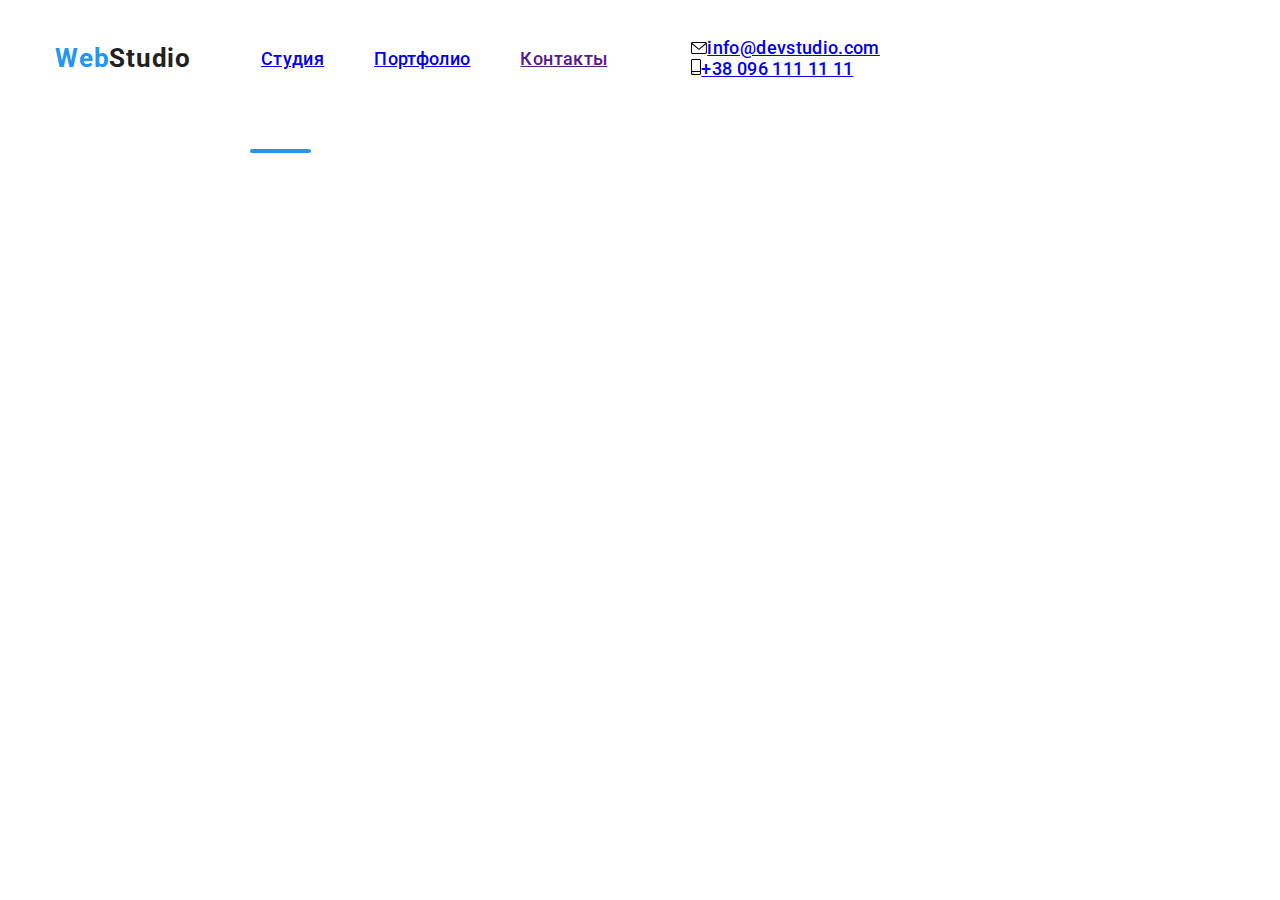
<file: index.html>
<!DOCTYPE html>
<html lang="ru">
  <head>
    <meta charset="UTF-8" />
    <meta name="viewport" content="width=device-width, initial-scale=1.0" />
    <meta http-equiv="X-UA-Compatible" content="ie=edge" />
    <title>goit-markup-hw-08</title>
    <link href="https://fonts.googleapis.com/css2?family=Raleway:wght@700&family=Roboto:wght@400;500;700;900&display=swap" rel="stylesheet">
    <link rel="stylesheet" href="./css/main.min.css"/>
  </head>
  <body>
    <!-- шапка сайта -->
    <header class="page-header">
      <div class="container page-header-container">
        <a class="logo-item" href="">
          <span class="logo-item-list">Web</span>Studio
        </a>
          <button class="menu-btn" data-menu-button>
            <svg width="40px" height="40px">
              <use class="menu-btn-burger" href="./photo/sprite/burger.svg#icon-burger"></use>
              <use class="menu-btn-krestic" href="./photo/sprite/burger.svg#icon-krestik"></use>
            </svg>
          </button>
            <div class="menu-wrapper" data-menu>
              <nav class="logo-list">
                <ul class="navigation">
                  <li class="navigation-list-item">
                    <a class="link current" href="./index.html">Студия</a>
                  </li>
                  <li class="navigation-list-item">
                    <a class="link" href="./portfolio.html">Портфолио</a>
                  </li>
                  <li class="navigation-list-item">
                    <a class="link" href="">Контакты</a>
                  </li>
                </ul>
              </nav>
                <div class="header-utils">
                  <address class="auth">
                    <ul class="auth-nav-links">
                      <li class="header-auth-address">
                        <a class="auth-nav" href="mailto:info@devstudio.com">
                          <svg class="mail-svg" width="16" height="12">
                            <use href="./photo/sprite/nav.svg#icon-mail"></use>
                          </svg>info@devstudio.com</a>
                      </li>
                      <li class="header-auth-address">
                        <a class="auth-nav" href="tel:+380961111111">
                          <svg class="phone-svg" width="10" height="16">
                            <use href="./photo/sprite/nav.svg#icon-phone"></use>
                          </svg>+38 096 111 11 11</a>
                      </li>
                    </ul>
                  </address>
                </div>
            </div>  
      </div>
    </header>

    <!-- <main> -->
      <!-- Hero -->
      <!-- <section class="hero">
        <div class="container hero-container">
          <h1 class="hero-item">
            ЭФЕКТИВНЫЕ РЕШЕНИЯ <br />
            ДЛЯ ВАШЕГО БИЗНЕСА
          </h1>
          <button type="button" class="hero-button button" data-modal-open>Заказать услугу</button>
        </div>
      </section> -->

      <!-- преимущества -->
      <!-- <section class="our-features">
        <div class="container features-container">
          <h2 hidden>Особенности</h2>
            <ul class="features">
              <li class="features-title-text">
                <div class="container-features">
                  <svg class="features-list-item" width="70" height="70">
                    <use href="./photo/sprite/features.svg#icon-antenna"></use>
                  </svg>
                </div>
                <h3 class="features-title">Внимание к деталям</h3>
                <p class="features-text">
                Идейные соображения, а также начало повседневной работы по
                формированию позиции.
                </p>
              </li>
              <li class="features-title-text">
                <div class="container-features">
                  <svg class="features-list-item" width="70" height="70">
                    <use href="./photo/sprite/features.svg#icon-clock"></use>
                  </svg>
                </div>
                <h3 class="features-title">Пунктуальность</h3>
                <p class="features-text">
                Задача организации, в особенности же рамки и место обучения
                кадров влечет за собой.
                </p>
              </li>
              <li class="features-title-text">
                <div class="container-features">
                  <svg class="features-list-item" width="70" height="70">
                    <use href="./photo/sprite/features.svg#icon-diagram"></use>
                  </svg>
                </div>
                <h3 class="features-title">Планирование</h3>
                <p class="features-text">
                Равным образом консультация с широким активом в значительной
                степени обуславливает.
                </p>
              </li>
              <li class="features-title-text">
                <div class="container-features">
                  <svg class="features-list-item" width="70" height="70">
                    <use href="./photo/sprite/features.svg#icon-astronaut"></use>
                  </svg>
                </div>
                <h3 class="features-title">Современные технологии</h3>
                <p class="features-text">
                Значимость этих проблем настолько очевидна, что реализация
                плановых заданий.
                </p>
              </li>
            </ul>
        </div>
      </section> -->

      <!-- че мы занимаемся -->
      <!-- <section class="section">
        <div class="container our-work-container">
          <h2 class="section-text">Чем мы занимаемся</h2>
          <ul class="img-list">
            <li class="our-work-img">
              <a href="">
                <div class="work-list-img">
                  <img src="./photo/what-we-do/img-1.jpg" alt="работаем" width="370" height="294"/>
                    <div class="work">
                      <p class="window">Десктопные приложения</p>
                    </div>
                </div>
              </a>
            </li>
            <li>
              <a href="">
                <div class="work-list-img">
                  <img src="./photo/what-we-do/img-2.jpg" alt="работаем" width="370" height="294"/>
                    <div class="work">
                      <p class="window">Мобильные приложения</p>
                    </div>
                </div>
              </a>
            </li>
            <li>
              <a href="">
                <div class="work-list-img">
                  <img src="./photo/what-we-do/img-3.jpg" alt="работаем" width="370" height="294"/>
                    <div class="work">
                      <p class="window">Дизайнерские решения</p>
                    </div>
                </div>
              </a>
            </li>
          </ul>
        </div>
      </section> -->

      <!-- наша команда -->
      <!-- <section class="our-team">
        <div class="container team-container">
          <h2 class="team-title">Наша команда</h2>
            <ul class="team-list">
              <li class="team-list-item">
                <img src="./photo/our-team/img-1.jpg" alt="наша команда" width="270" height="260">
                  <div class="our-team-text">
                    <h3 class="our-team-list">Игорь Демьяненко</h3>
                    <p class="our-team-item">Product Designer</p>
                      <ul class="join-list">
                        <li class="join-social-list">
                          <a href="" class="join-link" aria-label="ссылка на instagram">
                            <svg class="icon" width="20" height="20">
                              <use href="./photo/sprite/footer-social.svg#icon-instagram"></use>
                            </svg>
                          </a>
                        </li>
                        <li class="join-social-list">
                          <a href="" class="join-link" aria-label="ссылка на twitter">
                            <svg class="icon" width="20" height="20">
                              <use href="./photo/sprite/footer-social.svg#icon-twitter"></use>
                            </svg>
                          </a>
                        </li>
                        <li class="join-social-list">
                          <a href="" class="join-link" aria-label="ссылка на facebook">
                            <svg class="icon" width="20" height="20">
                              <use href="./photo/sprite/footer-social.svg#icon-facebook"></use>
                            </svg>
                          </a>
                        </li>
                        <li class="join-social-list">
                          <a href="" class="join-link" aria-label="ссылка на linkedin">
                            <svg class="icon" width="20" height="20">
                              <use href="./photo/sprite/footer-social.svg#icon-linkedin"></use>
                            </svg>
                          </a>
                        </li>
                      </ul>
                  </div>
              </li>
              <li class="team-list-item">
                <img src="./photo/our-team/img-2.jpg" alt="наша команда" width="270" height="260">
                  <div class="our-team-text">
                    <h3 class="our-team-list">Ольга Репина</h3>
                    <p class="our-team-item">Frontend Developer</p>
                      <ul class="join-list">
                        <li class="join-social-list">
                          <a href="" class="join-link" aria-label="ссылка на instagram">
                            <svg class="icon" width="20" height="20">
                              <use href="./photo/sprite/footer-social.svg#icon-instagram"></use>
                            </svg>
                          </a>
                        </li>
                        <li class="join-social-list">
                          <a href="" class="join-link" aria-label="ссылка на twitter">
                            <svg class="icon" width="20" height="20">
                              <use href="./photo/sprite/footer-social.svg#icon-twitter"></use>
                            </svg>
                          </a>
                        </li>
                        <li class="join-social-list">
                          <a href="" class="join-link" aria-label="ссылка на facebook">
                            <svg class="icon" width="20" height="20">
                              <use href="./photo/sprite/footer-social.svg#icon-facebook"></use>
                            </svg>
                          </a>
                        </li>
                        <li class="join-social-list">
                          <a href="" class="join-link" aria-label="ссылка на linkedin">
                            <svg class="icon" width="20" height="20">
                              <use href="./photo/sprite/footer-social.svg#icon-linkedin"></use>
                            </svg>
                          </a>
                        </li>
                      </ul>
                  </div>
              </li>
              <li class="team-list-item">
                <img src="./photo/our-team/img-3.jpg" alt="наша команда" width="270" height="260">
                  <div class="our-team-text">
                    <h3 class="our-team-list">Николай Тарасов</h3>
                    <p class="our-team-item">Marketing</p>
                      <ul class="join-list">
                        <li class="join-social-list">
                          <a href="" class="join-link" aria-label="ссылка на instagram">
                            <svg class="icon" width="20" height="20">
                              <use href="./photo/sprite/footer-social.svg#icon-instagram"></use>
                            </svg>
                          </a>
                        </li>
                        <li class="join-social-list">
                          <a href="" class="join-link" aria-label="ссылка на twitter">
                            <svg class="icon" width="20" height="20">
                              <use href="./photo/sprite/footer-social.svg#icon-twitter"></use>
                            </svg>
                          </a>
                        </li>
                        <li class="join-social-list">
                          <a href="" class="join-link" aria-label="ссылка на facebook">
                            <svg class="icon" width="20" height="20">
                              <use href="./photo/sprite/footer-social.svg#icon-facebook"></use>
                            </svg>
                          </a>
                        </li>
                        <li class="join-social-list">
                          <a href="" class="join-link" aria-label="ссылка на linkedin">
                            <svg class="icon" width="20" height="20">
                              <use href="./photo/sprite/footer-social.svg#icon-linkedin"></use>
                            </svg>
                          </a>
                        </li>
                      </ul>
                  </div>
              </li>
              <li class="team-list-item">
                <img src="./photo/our-team/img-4.jpg" alt="наша команда" width="270" height="260">
                  <div class="our-team-text">
                    <h3 class="our-team-list">Михаил Ермаков</h3>
                    <p class="our-team-item">UI Designer</p>
                      <ul class="join-list">
                        <li class="join-social-list">
                          <a href="" class="join-link" aria-label="ссылка на instagram">
                            <svg class="icon" width="20" height="20">
                              <use href="./photo/sprite/footer-social.svg#icon-instagram"></use>
                            </svg>
                          </a>
                        </li>
                        <li class="join-social-list">
                          <a href="" class="join-link" aria-label="ссылка на twitter">
                            <svg class="icon" width="20" height="20">
                              <use href="./photo/sprite/footer-social.svg#icon-twitter"></use>
                            </svg>
                          </a>
                        </li>
                        <li class="join-social-list">
                          <a href="" class="join-link" aria-label="ссылка на facebook">
                            <svg class="icon" width="20" height="20">
                              <use href="./photo/sprite/footer-social.svg#icon-facebook"></use>
                            </svg>
                          </a>
                        </li>
                        <li class="join-social-list">
                          <a href="" class="join-link" aria-label="ссылка на linkedin">
                            <svg class="icon" width="20" height="20">
                              <use href="./photo/sprite/footer-social.svg#icon-linkedin"></use>
                            </svg>
                          </a>
                        </li>
                      </ul>
                  </div>
              </li>
            </ul>
        </div>
      </section> -->

      <!-- ПОСТОЯННЫЕ КЛИЕНТЫ -->

      <!-- <section class="clients">
        <div class="container clients-container">
            <h2 class="our-clients">Постоянные клиенты</h2>
            <ul class="clients list-text">
              <li class="clients-list-photo">
                <svg class="clients-list-item">
                  <use href="./photo/sprite/clients.svg#icon-client-1"></use>
                </svg>
              </li>
              <li class="clients-list-photo">
                <svg class="clients-list-item">
                  <use href="./photo/sprite/clients.svg#icon-client-2"></use>
                </svg>
              </li>
              <li class="clients-list-photo">
                <svg class="clients-list-item">
                  <use href="./photo/sprite/clients.svg#icon-client-3"></use>
                </svg>
              </li>
              <li class="clients-list-photo">
                <svg class="clients-list-item">
                  <use href="./photo/sprite/clients.svg#icon-client-4"></use>
                </svg>
              </li>
              <li class="clients-list-photo">
                <svg class="clients-list-item">
                  <use href="./photo/sprite/clients.svg#icon-client-5"></use>
                </svg>
              </li>
              <li class="clients-list-photo">
                <svg class="clients-list-item">
                  <use href="./photo/sprite/clients.svg#icon-client-6"></use>
                </svg>
              </li>
            </ul>
          </div>
      </section> -->
    <!-- </main> -->

    <!-- футер -->
    <!-- <footer class="footer">
        <div class="container footer-nav-container">
          <div class="footer-navigation">
          <a class="footer-logo-item" href=""><span class="logo-item-list">Web</span>Studio</a>
          <address class="auth-address-footer-address">
              г. Киев, пр-т Леси Украинки, 26
          </address>  
          <address class="auth-address-footer">
              <a class="auth-nav-footer" href="mailto:info@example.com">info@example.com</a>
          </address>
            <address class="auth-address-footer">
              <a class="auth-nav-footer" href="tel:+380991111111">+38 099 111 11 11</a>
            </address>
         </div>
          <div class="join">
            <h2 class="text">ПРИСОЕДИНЯЙТЕСЬ</h2>
            <ul class="join-list">
              <li class="join-social-list">
                <a href="" class="join-link" aria-label="ссылка на instagram">
                 <svg class="icon icon-light" width="20" height="20">
                   <use href="./photo/sprite/footer-social.svg#icon-instagram"></use>
                 </svg>
                </a>
               </li>
               <li class="join-social-list">
                <a href="" class="join-link" aria-label="ссылка на twitter">
                 <svg class="icon icon-light" width="20" height="20">
                   <use href="./photo/sprite/footer-social.svg#icon-twitter"></use>
                 </svg>
                </a>
               </li>
               <li class="join-social-list">
                <a href="" class="join-link" aria-label="ссылка на facebook">
                 <svg class="icon icon-light" width="20" height="20">
                   <use href="./photo/sprite/footer-social.svg#icon-facebook"></use>
                 </svg>
                </a>
               </li>
               <li class="join-social-list">
                <a href="" class="join-link" aria-label="ссылка на linkedin">
                 <svg class="icon icon-light" width="20" height="20">
                   <use href="./photo/sprite/footer-social.svg#icon-linkedin"></use>
                 </svg>
                </a>
               </li>
            </ul>
          </div>
          <div class="form">
            <h2 class="text">Подпишитесь на рассылку</h2>
            <div class="contact-lines">
              <form class="contact-form" action="#">
                <input class="contact-form-input" name="input-form-email" type="text" id="input-form-email" placeholder="E-mail">
                  <div class="subscribe-item">
                    <button class="subscribe" type="submit">Подписаться
                      <svg class="icon-send" width="24" height="24">
                        <use href="./photo/sprite/form.svg#icon-form"></use>
                      </svg>
                    </button>
                  </div>
              </form>
            </div>
          </div>
        </div>
    </footer> -->

<!-- МОДАЛКА -->

    <!-- <div class="backdrop is-hidden" data-modal>
      <div class="form-wraper">
        <button type="button" class="form-wraper-close-btn" data-modal-close>
          <svg class="modal-button">
            <use href="./photo/sprite/close.svg#icon-close-black-18dp-21"></use>
          </svg>
        </button>

        
        <h2 class="modal-name">Оставьте свои данные, мы вам перезвоним</h2>
        <form class="modal-form" action="#">
          <label for="user-name">Имя</label>
          <div class="modal-forms  hfm">
            <svg class="name-photo lines" width="12" height="12">
              <use href="./photo/sprite/modal-form.svg#icon-Vector"></use>
            </svg>
            <input class="modal-form-input" name="user-name" type="text" id="user-name" placeholder="" required>
          </div>
          <label for="user-tel">Телефон</label>
          <div class="modal-forms  hfm">
            <svg class="tel-photo lines" width="13" height="13">
              <use href="./photo/sprite/modal-form.svg#icon-tel"></use>
            </svg>
            <input class="modal-form-input" name="user-tel" type="tel" id="user-tel" placeholder="" required>
          </div>
          <label for="user-email">Почта</label>
          <div class="modal-forms  hfm">
            <svg class="email-photo lines" width="15" height="12">
              <use href="./photo/sprite/modal-form.svg#icon-email"></use>
            </svg>
            <input class="modal-form-input label" name="user-email" type="email" id="user-email" placeholder="" required>
          </div>
          <div class="modal-forms">
            <label for="modal-text-message">Комментарий</label>
            <textarea class="modal-text hfm" name="modal-text-message" id="modal-text-message" placeholder="Введите текст"></textarea>
          </div>
          <div class="chekbox">
            <input type="checkbox" name="" value="accept-policy" id="user-policy" class="modal-form-policy">
              <label for="user-policy" class="modal-form-label">Соглашаюсь с рассылкой и принимаю <a class="dogovor" href="#" target="_blank">Условия договора</a></label>
          </div>
            <button type="submit" class="modal-form-btn">Отправить</button>
        </form>
      </div>
    </div> -->

    <script src="./js/modal.js"></script>
    <script src="./js/menu.js"></script>
  </body>
</html>
</file>
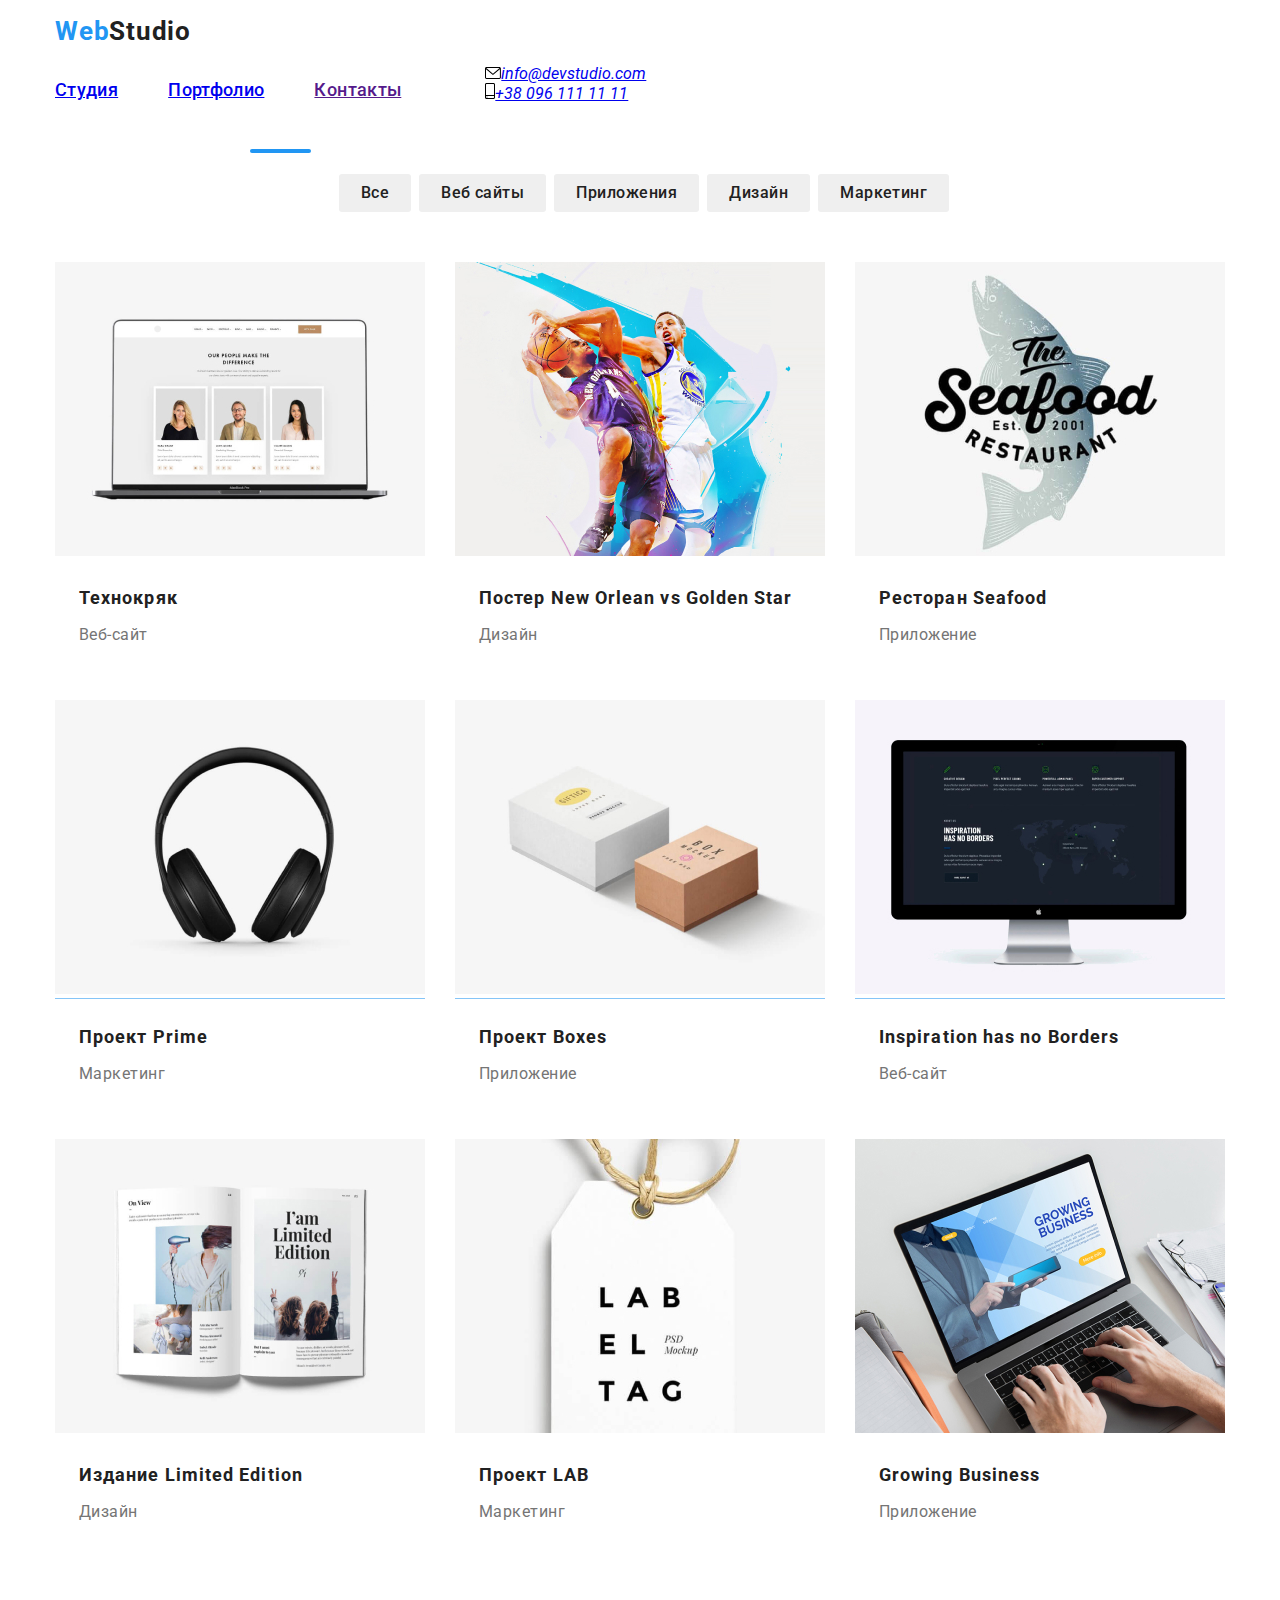
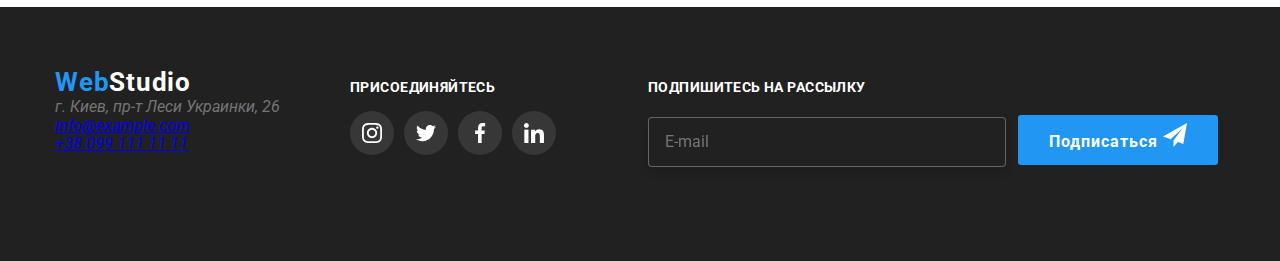
<file: portfolio.html>
<!DOCTYPE html>
<html lang="ru">
<head>
  <meta charset="UTF-8">
  <meta name="viewport" content="width=device-width, initial-scale=1.0">
  <meta http-equiv="X-UA-Compatible" content="ie=edge">
  <title>goit-markup-hw-08</title>
  <link rel="stylesheet" href="https://fonts.googleapis.com/css2?family=Raleway:wght@700&family=Roboto:wght@400;700;900&display=swap"/>
  <link rel="stylesheet" href="./css/main.min.css"/>
</head>
<body>
    <!-- шапка сайта -->
    <header class="page-header">
        <div class="container page-header-container">
            <nav class="logo-list">
                <a class="logo-item" href=""><span class="logo-item-list">Web</span>Studio</a>
                <ul class="navigation">
                    <li class="navigation-list-item">
                        <a class="link" href="./index.html">Студия</a>
                    </li>
                    <li class="navigation-list-item">
                        <a class="link current" href="./portfolio.html">Портфолио</a>
                    </li>
                    <li class="navigation-list-item">
                        <a class="link" href="">Контакты</a>
                    </li>
                </ul>
            </nav>
                <address class="auth">
                    <ul class="auth-nav-links">
                        <li>
                          <a class="auth-nav current" href="mailto:info@devstudio.com"
                        ><svg class="mail-svg" width="16" height="12">
                          <use href="./photo/sprite/nav.svg#icon-mail"></use>
                        </svg>info@devstudio.com</a>
                        </li>
                        <li><a class="auth-nav" href="tel:+380961111111">
                          <svg class="phone-svg" width="10" height="16">
                          <use href="./photo/sprite/nav.svg#icon-phone"></use></svg>+38 096 111 11 11</a>
                        </li>
                      </ul>
                </address>
        </div>
    </header>
    <main>
        <!-- ФИЛЬТРЫ -->
        <section>
           <div class="container filter-item-container">
            <h1 hidden>портфолио</h1>
            <ul class="filter">
                <li class="filter-list-item">
                    <button class="filter-list" type="button">Все</button>
                </li>
                <li class="filter-list-item">
                    <button class="filter-list" type="button">Веб сайты</button>
                </li>
                <li class="filter-list-item">
                    <button class="filter-list" type="button">Приложения</button>
                </li>
                <li class="filter-list-item">
                    <button class="filter-list" type="button">Дизайн</button>
                </li>
                <li class="filter-list-item">
                    <button class="filter-list" type="button">Маркетинг</button>
                </li>
            </ul>
           </div>

            <!-- НАБОР КАРТОЧЕК -->
            <div class="container portfolio-container">
              <ul class="portfolio-list">
                <li class="team-list-item-img">
                  <a class="photo-list" href="">
                    <div class="team-list-img">
                      <img src="./photo/portpholio/img-1.jpg" alt="" width="370" height="294">
                        <div class="overlay">
                          <p class="technokryak">Технокряк это современная <br> площадка распространения <br> коронавируса. Компании <br> используют эту платформу для <br> цифрового шпионажа и атак на <br> защищённые сервера конкурентов.</p>
                        </div>
                    </div>
                      <h2 class="photo-list-text">Технокряк</h2>
                      <p class="photo-list-item">Веб-сайт</p>
                  </a>
                </li>
                <li class="team-list-item-img">
                  <a class="photo-list" href="">
                    <div class="team-list-img">
                      <img src="./photo/portpholio/img-2.jpg" alt="" width="370" height="294">
                            <div class="overlay">
                              <p class="technokryak">Технокряк это современная <br> площадка распространения <br> коронавируса. Компании <br> используют эту платформу для <br> цифрового шпионажа и атак на <br> защищённые сервера конкурентов.</p>
                            </div>
                        </div>
                          <h2 class="photo-list-text">Постер New Orlean vs Golden Star</h2>
                          <p class="photo-list-item">Дизайн</p>
                      </a>
                    </li>
                    <li class="team-list-item-img">
                        <a class="photo-list" href="">
                            <div class="team-list-img">
                              <img src="./photo/portpholio/img-3.jpg" alt="" width="370" height="294">
                                <div class="overlay">
                                  <p class="technokryak">Технокряк это современная <br> площадка распространения <br> коронавируса. Компании <br> используют эту платформу для <br> цифрового шпионажа и атак на <br> защищённые сервера конкурентов.</p>
                                </div>
                            </div>
                              <h2 class="photo-list-text">Ресторан Seafood</h2>
                              <p class="photo-list-item">Приложение</p>
                          </a>
                    </li>
                    <li class="team-list-item-img">
                        <a class="photo-list" href="">
                            <div class="team-list-img">
                              <img src="./photo/portpholio/img-4.jpg" alt="" width="370" height="294">
                                <div class="overlay">
                                  <p class="technokryak">Технокряк это современная <br> площадка распространения <br> коронавируса. Компании <br> используют эту платформу для <br> цифрового шпионажа и атак на <br> защищённые сервера конкурентов.</p>
                                </div>
                            </div>
                              <h2 class="photo-list-text">Проект Prime</h2>
                              <p class="photo-list-item">Маркетинг</p>
                          </a>
                    </li>
                    <li class="team-list-item-img">
                        <a class="photo-list" href="">
                            <div class="team-list-img">
                              <img src="./photo/portpholio/img-5.jpg" alt="" width="370" height="294">
                                <div class="overlay">
                                  <p class="technokryak">Технокряк это современная <br> площадка распространения <br> коронавируса. Компании <br> используют эту платформу для <br> цифрового шпионажа и атак на <br> защищённые сервера конкурентов.</p>
                                </div>
                            </div>
                              <h2 class="photo-list-text">Проект Boxes</h2>
                              <p class="photo-list-item">Приложение</p>
                          </a>
                    </li>
                    <li class="team-list-item-img">
                        <a class="photo-list" href="">
                            <div class="team-list-img">
                              <img src="./photo/portpholio/img-6.jpg" alt="" width="370" height="294">
                                <div class="overlay">
                                  <p class="technokryak">Технокряк это современная <br> площадка распространения <br> коронавируса. Компании <br> используют эту платформу для <br> цифрового шпионажа и атак на <br> защищённые сервера конкурентов.</p>
                                </div>
                            </div>
                              <h2 class="photo-list-text">Inspiration has no Borders</h2>
                              <p class="photo-list-item">Веб-сайт</p>
                          </a>
                    </li>
                    <li class="team-list-item-img">
                        <a class="photo-list" href="">
                            <div class="team-list-img">
                              <img src="./photo/portpholio/img-7.jpg" alt="" width="370" height="294">
                                <div class="overlay">
                                  <p class="technokryak">Технокряк это современная <br> площадка распространения <br> коронавируса. Компании <br> используют эту платформу для <br> цифрового шпионажа и атак на <br> защищённые сервера конкурентов.</p>
                                </div>
                            </div>
                              <h2 class="photo-list-text">Издание Limited Edition</h2>
                              <p class="photo-list-item">Дизайн</p>
                          </a>
                    </li>
                    <li class="team-list-item-img">
                        <a class="photo-list" href="">
                            <div class="team-list-img">
                              <img src="./photo/portpholio/img-8.jpg" alt="" width="370" height="294">
                                <div class="overlay">
                                  <p class="technokryak">Технокряк это современная <br> площадка распространения <br> коронавируса. Компании <br> используют эту платформу для <br> цифрового шпионажа и атак на <br> защищённые сервера конкурентов.</p>
                                </div>
                            </div>
                              <h2 class="photo-list-text">Проект LAB</h2>
                              <p class="photo-list-item">Маркетинг</p>
                          </a>
                    </li>
                    <li class="team-list-item-img">
                        <a class="photo-list" href="">
                            <div class="team-list-img">
                              <img src="./photo/portpholio/img-9.jpg" alt="" width="370" height="294">
                                <div class="overlay">
                                  <p class="technokryak">Технокряк это современная <br> площадка распространения <br> коронавируса. Компании <br> используют эту платформу для <br> цифрового шпионажа и атак на <br> защищённые сервера конкурентов.</p>
                                </div>
                            </div>
                              <h2 class="photo-list-text">Growing Business</h2>
                              <p class="photo-list-item">Приложение</p>
                          </a>
                    </li>
                </ul>
            </div>
        </section>
    </main>

    <!-- футер -->
    <footer class="footer">
        <div class="container footer-nav-container">
            <div class="footer-navigation">
                <a class="footer-logo-item" href=""><span class="logo-item-list">Web</span>Studio</a>
            <address class="auth-address">
                г. Киев, пр-т Леси Украинки, 26
            </address>  
              <address class="auth-address">
                <a class="auth-nav" href="mailto:info@example.com">info@example.com</a>
              </address>
              <address class="auth-address">
                <a class="auth-nav" href="tel:+380991111111">+38 099 111 11 11</a>
              </address>
            </div>
            <div class="join">
              <p class="text">ПРИСОЕДИНЯЙТЕСЬ</p>
              <ul class="join-list">
                <li class="join-social-list">
                  <a href="" class="join-link" aria-label="ссылка на instagram">
                   <svg class="icon icon-light" width="20" height="20">
                     <use href="./photo/sprite/footer-social.svg#icon-instagram"></use>
                   </svg>
                  </a>
                 </li>
                 <li class="join-social-list">
                  <a href="" class="join-link" aria-label="ссылка на twitter">
                   <svg class="icon icon-light" width="20" height="20">
                     <use href="./photo/sprite/footer-social.svg#icon-twitter"></use>
                   </svg>
                  </a>
                 </li>
                 <li class="join-social-list">
                  <a href="" class="join-link" aria-label="ссылка на facebook">
                   <svg class="icon icon-light" width="20" height="20">
                     <use href="./photo/sprite/footer-social.svg#icon-facebook"></use>
                   </svg>
                  </a>
                 </li>
                 <li class="join-social-list">
                  <a href="" class="join-link" aria-label="ссылка на linkedin">
                   <svg class="icon icon-light" width="20" height="20">
                     <use href="./photo/sprite/footer-social.svg#icon-linkedin"></use>
                   </svg>
                  </a>
                 </li>
              </ul>
            </div>
            <div class="form">
              <h2 class="text">Подпишитесь на рассылку</h2>
              <div class="contact-lines">
                <form class="contact-form" action="#">
                  <input class="contact-form-input" name="input-form-email" type="text" id="input-form-email" placeholder="E-mail">
                    <div class="subscribe-item">
                      <button class="subscribe" type="submit">Подписаться
                        <svg class="icon-send" width="24" height="24">
                          <use href="./photo/sprite/form.svg#icon-form"></use>
                        </svg>
                      </button>
                    </div>
                </form>
              </div>
            </div>
      </footer>
</body>
</html>
</file>
<file: css/main.min.css>
/*! normalize.css v8.0.1 | MIT License | github.com/necolas/normalize.css */html{line-height:1.15;-webkit-text-size-adjust:100%}body{margin:0}main{display:block}h1{font-size:2em;margin:0.67em 0}hr{box-sizing:content-box;height:0;overflow:visible}pre{font-family:monospace, monospace;font-size:1em}a{background-color:transparent}abbr[title]{border-bottom:none;text-decoration:underline;text-decoration:underline dotted}b,strong{font-weight:bolder}code,kbd,samp{font-family:monospace, monospace;font-size:1em}small{font-size:80%}sub,sup{font-size:75%;line-height:0;position:relative;vertical-align:baseline}sub{bottom:-0.25em}sup{top:-0.5em}img{border-style:none}button,input,optgroup,select,textarea{font-family:inherit;font-size:100%;line-height:1.15;margin:0}button,input{overflow:visible}button,select{text-transform:none}button,[type="button"],[type="reset"],[type="submit"]{-webkit-appearance:button}button::-moz-focus-inner,[type="button"]::-moz-focus-inner,[type="reset"]::-moz-focus-inner,[type="submit"]::-moz-focus-inner{border-style:none;padding:0}button:-moz-focusring,[type="button"]:-moz-focusring,[type="reset"]:-moz-focusring,[type="submit"]:-moz-focusring{outline:1px dotted ButtonText}fieldset{padding:0.35em 0.75em 0.625em}legend{box-sizing:border-box;color:inherit;display:table;max-width:100%;padding:0;white-space:normal}progress{vertical-align:baseline}textarea{overflow:auto}[type="checkbox"],[type="radio"]{box-sizing:border-box;padding:0}[type="number"]::-webkit-inner-spin-button,[type="number"]::-webkit-outer-spin-button{height:auto}[type="search"]{-webkit-appearance:textfield;outline-offset:-2px}[type="search"]::-webkit-search-decoration{-webkit-appearance:none}::-webkit-file-upload-button{-webkit-appearance:button;font:inherit}details{display:block}summary{display:list-item}template{display:none}[hidden]{display:none}html{box-sizing:border-box}*,*::before,*::after{box-sizing:inherit;margin:0;padding:0}.img{display:block}body{font-family:"Roboto",sans-serif;color:#757575}ul{list-style:none}.container{padding-left:15px;padding-right:15px}@media screen and (min-width: 480px){.container{width:480px;margin:0 auto}}@media screen and (min-width: 768px){.container{width:768px;margin:0 auto}}@media screen and (min-width: 1200px){.container{width:1200px;padding-left:15px;padding-right:15px;margin:0 auto}}.backdrop{position:fixed;width:100%;height:100%;top:0;left:0;background-color:rgba(0,0,0,0.2);overflow-y:scroll}.is-hidden{opacity:0;visibility:hidden}.form-wraper{position:absolute;top:221px;left:50%;transform:translateX(-50%);width:528px;height:581px;background-color:#fff;padding:40px;box-shadow:0px 1px 3px rgba(0,0,0,0.12),0px 1px 1px rgba(0,0,0,0.14),0px 2px 1px rgba(0,0,0,0.2);border-radius:4px}.form-wraper-close-btn{position:absolute;top:8px;right:8px;width:30px;height:30px;border-radius:50%;background-color:transparent;border:1px solid rgba(0,0,0,0.1);cursor:pointer}.modal-button{width:18px;height:18px;padding-top:4px}.modal-button:hover{fill:var(--accent-color)}.modal-name{text-align:center;font-weight:bold;font-size:20px;line-height:1.15;text-align:center;letter-spacing:0.03em;color:#212121;margin-bottom:12px}.modal-form{display:flex;flex-direction:column}.modal-form label{margin-bottom:4px}.modal-forms{display:flex;flex-direction:column;margin-bottom:10px;font-weight:normal;font-size:12px;line-height:1.67;letter-spacing:0.01em;color:#757575;position:relative}.modal-forms .modal-form-input{height:40px}.modal-forms .modal-text{height:120px}.modal-forms:hover{fill:#2196F3}.hfm:hover,.hfm:focus{border:1px solid #2196F3}.name-photo{position:absolute;bottom:14px;left:15px}.tel-photo{position:absolute;bottom:13.74px;left:14.27px}.email-photo{position:absolute;bottom:14px;left:13.5px}.modal-form-input,.modal-text{border:1px solid rgba(33,33,33,0.2);box-sizing:border-box;border-radius:4px}.modal-text{resize:none;padding:15px;font-weight:normal;font-size:12px;line-height:1.67;letter-spacing:0.01em}.chekbox{display:flex;align-items:baseline}.modal-form-policy{top:25px}.modal-form-label{font-weight:normal;font-size:14px;line-height:1.714;letter-spacing:0.03em;color:#757575;padding-left:8.38px}.dogovor{color:#2196F3}.modal-form-btn{position:absolute;width:200px;height:50px;bottom:40px;right:164px;border:none;border-radius:4px;background-color:#2196F3;color:#fff}.page-header-container{padding-top:16px;padding-bottom:16px;display:flex;position:relative;justify-content:space-between;align-items:center}.menu-btn{position:relative;z-index:100;background-color:transparent;border:none;height:40px}.menu-btn-krestic{display:none}.menu-btn.is-open .menu-btn-krestic{display:block}.menu-btn.is-open .menu-btn-burger{display:none}.navigation-list-item{font-weight:500;font-size:18px;line-height:1.167;letter-spacing:0.02em;color:#212121}.header-auth-address{font-weight:500;font-size:18px;line-height:1.167;letter-spacing:0.02em;color:#757575}.header-auth-address{font-style:normal}.navigation .link.current::after{position:absolute;content:"";top:0;left:0;width:61px;height:4px;background-color:#2196F3;border-radius:2px;margin-top:149px;margin-left:210px}@media screen and (max-width: 767px){.menu-wrapper{position:absolute;top:60px;left:0;right:0;width:480px;height:453px;padding-top:120px;padding-right:140px;padding-left:140px;padding-bottom:60px;text-align:center;display:none;background:#FFFFFF;box-shadow:0px 4px 8px rgba(0,0,0,0.04),0px 2px 4px rgba(0,0,0,0.08),0px 1px 3px rgba(0,0,0,0.16)}.menu-wrapper.is-open{display:block}.navigation-list-item:not(:last-child){margin-bottom:40px}.logo-list{margin-bottom:60px}.header-auth-address:not(:last-child){margin-bottom:15px}.page-header{height:60px}}@media screen and (min-width: 768px){.menu-btn{display:none}}.page-header-container{justify-content:flex-start}.page-header{height:80px}.menu-wrapper{display:flex}.navigation{display:flex;margin-right:84px;margin-top:32px;margin-bottom:32px}.auth-nav-links{margin-top:21px}.navigation-list-item:not(:last-child){margin-right:50px}.logo-item{margin-right:70px;font-weight:bold;font-size:26px;line-height:1.192;letter-spacing:0.03em;color:#212121;text-decoration:none}.logo-item-list{font-weight:bold;font-size:26px;line-height:1.192;letter-spacing:0.03em;color:#2196F3;text-decoration:none}.features-container{padding-top:107px}.features{display:flex}.features-title-text:not(:last-child){margin-right:30px}.container-features{display:flex;justify-content:space-between;justify-content:center;height:120px;background:#F5F4FA;border-radius:3px;margin-bottom:30px;align-items:center}.features-title{font-weight:bold;font-size:14px;line-height:1.143;letter-spacing:0.03em;text-transform:uppercase;color:#212121;margin-bottom:10px}.features-text{font-weight:normal;font-size:14px;line-height:1.714;letter-spacing:0.03em;color:#757575}.section{padding-top:94px}.section-text{font-weight:bold;font-size:36px;line-height:1.167;text-align:center;letter-spacing:0.03em;color:#212121;padding-bottom:50px}.img-list{display:flex;justify-content:space-between}.work-list-img{position:relative;overflow:hidden}.work{justify-content:center;position:absolute;top:0;left:0;width:370px;height:70px;background:rgba(47,48,58,0.8);padding:27px 0;top:224px}.window{font-weight:bold;font-size:14px;line-height:1.143;text-align:center;letter-spacing:0.03em;text-transform:uppercase;color:#fff}.our-team{padding-top:94px;padding-bottom:94px;background:#F5F4FA}.team-title{font-weight:bold;font-size:36px;line-height:1.167;text-align:center;letter-spacing:0.03em;color:#212121;padding-bottom:50px}.team-list{display:flex;justify-content:space-between}.team-list-item{box-shadow:0px 1px 3px rgba(0,0,0,0.12),0px 1px 1px rgba(0,0,0,0.14),0px 2px 1px rgba(0,0,0,0.2);border-radius:0px 0px 4px 4px}.our-team-text{align-items:center;padding-top:30px}.our-team-list{font-weight:500;font-size:16px;line-height:1.187;text-align:center;letter-spacing:0.03em;color:#212121}.our-team-item{font-weight:normal;font-size:16px;line-height:1.187;text-align:center;letter-spacing:0.03em;color:#757575;padding-top:10px;margin-bottom:30px}.join-list{display:flex;padding-top:16px;padding-bottom:32px;justify-content:space-around}.join-list .join-social-list:not(:last-child){margin-right:10px}.join-social-list{background:rgba(255,255,255,0.1);border-radius:50%}.join-link{display:flex;justify-content:center;align-items:center;width:44px;height:44px;border-radius:50%;transition-duration:250ms;transition-timing-function:cubic-bezier(0.4, 0, 0.2, 1)}.join-link:hover,.join-link:focus{background-color:#2196F3}.join-link:hover .icon{fill:#fff}.icon{fill:#AFB1B8}.our-clients{font-weight:bold;font-size:36px;line-height:1.667;text-align:center;letter-spacing:0.03em;color:#212121;padding-top:94px}.list-text{display:flex;justify-content:space-between}.clients-list-photo{margin-top:50px;margin-bottom:94px}.clients .clients-list-photo{display:flex;justify-content:center;align-items:center;width:170px;height:90px;border:1px solid #AFB1B8;box-sizing:border-box;border-radius:4px;transition-duration:250ms;transition-timing-function:cubic-bezier(0.4, 0, 0.2, 1)}.clients .clients-list-photo:hover,.clients .clients-list-photo:focus{border:1px solid #2196F3}.clients-list-item{fill:#AFB1B8;transition-duration:250ms;transition-timing-function:cubic-bezier(0.4, 0, 0.2, 1)}.clients .clients-list-item:hover,.clients .clients-list-item:focus{fill:#2196F3}.filter{display:flex;justify-content:center;padding-top:94px;padding-bottom:50px}.filter-list-item{margin-left:8px}.filter-list{font-weight:500;font-size:16px;line-height:1.625;text-align:center;letter-spacing:0.03em;color:#212121;transition-duration:250ms;transition-timing-function:cubic-bezier(0.4, 0, 0.2, 1);padding:6px 22px;border:none;border-radius:3px}.filter-list:hover,.filter-list:focus{color:#fff;background:#2196F3}.portfolio-list{display:flex;flex-wrap:wrap;justify-content:space-between;padding-bottom:30px}.team-list-item-img{width:370px;margin-bottom:30px;box-sizing:border-box;transition-duration:250ms;transition-timing-function:cubic-bezier(0.4, 0, 0.2, 1)}.team-list-item-img:hover{box-shadow:0px 1px 3px rgba(0,0,0,0.12),0px 1px 1px rgba(0,0,0,0.14),0px 2px 1px rgba(0,0,0,0.2);border-radius:0px 0px 4px 4px}.photo-list{text-decoration:none}.team-list-img{position:relative;overflow:hidden}.overlay{position:absolute;top:0;left:0;width:100%;height:100%;background:rgba(33,150,243,0.9);transform:translateY(100%);transition-duration:250ms;transition-timing-function:cubic-bezier(0.4, 0, 0.2, 1)}.photo-list:hover .overlay{transform:translateY(0)}.technokryak{display:block;font-weight:normal;font-size:18px;line-height:28px;letter-spacing:0.03em;color:#fff;padding-top:63px;padding-bottom:63px;padding-right:24px;padding-left:24px}.photo-list-text{font-weight:bold;font-size:18px;line-height:2;letter-spacing:0.06em;color:#212121;padding-top:20px;padding-bottom:4px;padding-left:24px}.photo-list-item{font-weight:normal;font-size:16px;line-height:1.875;letter-spacing:0.03em;color:#757575;padding-bottom:20px;padding-left:24px}.footer{background-color:#212121}.footer-nav-container{display:flex}.footer-navigation{align-items:baseline;padding-top:60px;padding-bottom:60px}.footer-logo-item{font-weight:bold;font-size:26px;line-height:1.192;letter-spacing:0.03em;color:#fff;text-decoration:none}.auth-address-footer-address{margin-top:20px;margin-bottom:10px;font-style:normal;color:#fff}.auth-address-footer{margin-bottom:10px;font-style:normal}.auth-nav-footer{color:rgba(255,255,255,0.6);text-decoration:none}.join{padding-top:72px;margin-left:70px}.text{font-weight:bold;font-size:14px;line-height:16px;letter-spacing:0.03em;text-transform:uppercase;color:#fff}.icon-light{fill:#fff}.form{padding-top:72px;padding-right:0;padding-bottom:94px;margin-left:92px}.contact-form{display:flex;padding-top:20px;align-items:baseline;top:108px;left:93}.contact-form-input{width:358px;height:50px;border:1px solid rgba(255,255,255,0.3);box-sizing:border-box;filter:drop-shadow(0px 4px 4px rgba(0,0,0,0.15));border-radius:4px;background-color:#212121;padding-left:16px;color:#fff;outline:none}.subscribe{width:200px;height:50px;justify-content:center;margin-left:12px;border:none;border-radius:3px;font-weight:bold;font-size:16px;line-height:1.875;align-items:center;text-align:center;letter-spacing:0.06em;background-color:#2196F3;color:#fff}
/*# sourceMappingURL=main.min.css.map */
</file>
